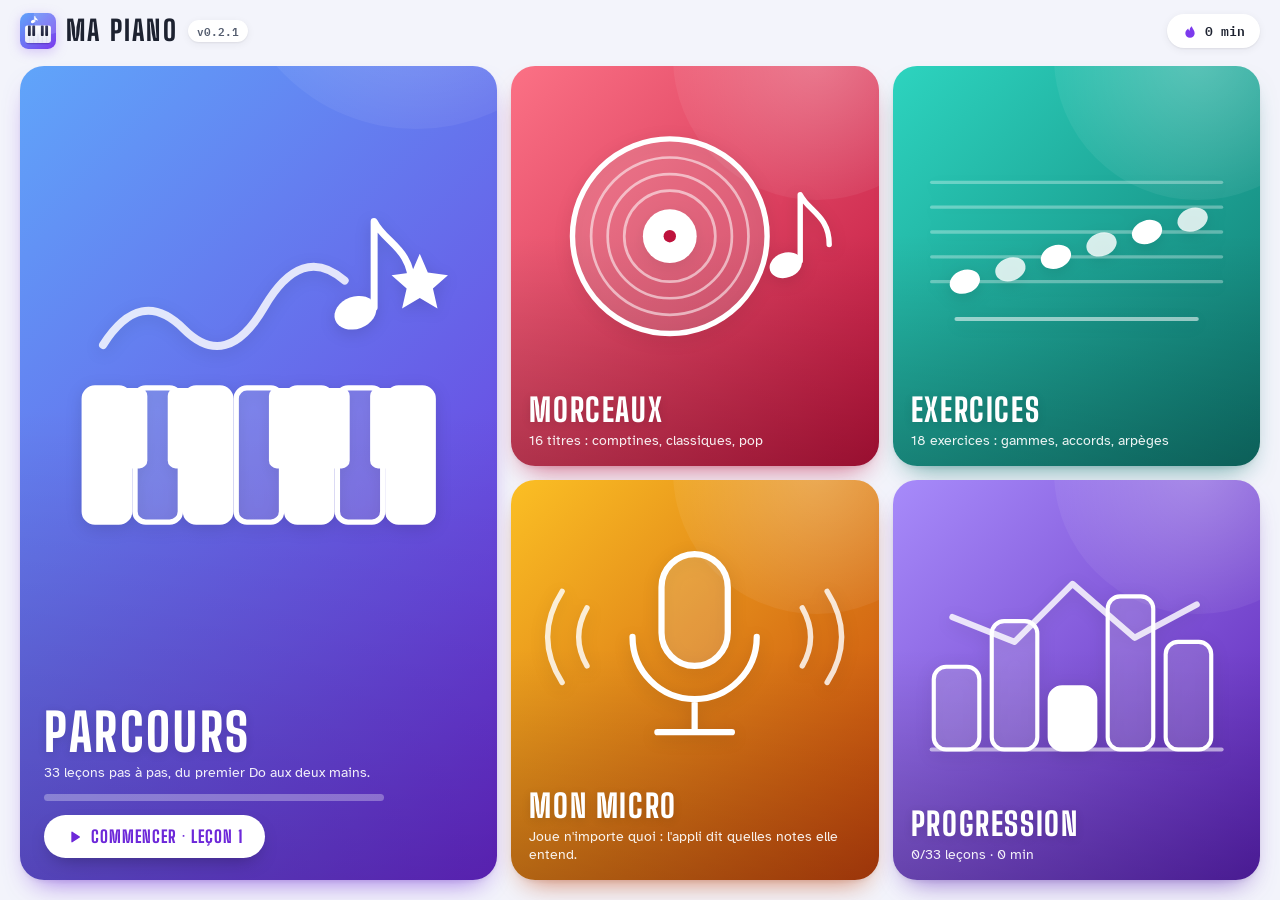
<file: index.html>
<!doctype html>
<html lang="fr">
<head>
<meta charset="utf-8">
<meta name="viewport" content="width=device-width, initial-scale=1, viewport-fit=cover">
<title>Ma Piano</title>
<meta name="description" content="Apprendre le piano : l'appli écoute ton piano et te dit si tu joues juste. Parcours progressif, exercices et morceaux connus.">
<meta name="theme-color" content="#f3f4fb">
<link rel="manifest" href="manifest.webmanifest" data-pwa>
<link rel="apple-touch-icon" href="icons/apple-touch-icon.png" data-pwa>
<meta name="apple-mobile-web-app-capable" content="yes">
<meta name="mobile-web-app-capable" content="yes">
<meta name="apple-mobile-web-app-title" content="Piano">
<meta name="apple-mobile-web-app-status-bar-style" content="default">
<link rel="preconnect" href="https://fonts.googleapis.com">
<link rel="preconnect" href="https://fonts.gstatic.com" crossorigin>
<link rel="stylesheet" href="https://fonts.googleapis.com/css2?family=Atkinson+Hyperlegible:ital,wght@0,400;0,700;1,400&family=Big+Shoulders+Display:wght@600;700;800&family=IBM+Plex+Mono:wght@500;600&display=swap">
<link rel="stylesheet" href="css/styles.css">
<link rel="icon" href="data:image/svg+xml,%3Csvg%20xmlns%3D%22http%3A%2F%2Fwww.w3.org%2F2000%2Fsvg%22%20viewBox%3D%220%200%20512%20512%22%3E%3Cdefs%3E%3ClinearGradient%20id%3D%22mp-fond%22%20x1%3D%220%22%20y1%3D%220%22%20x2%3D%221%22%20y2%3D%221%22%3E%3Cstop%20offset%3D%220%22%20stop-color%3D%22%2360a5fa%22%2F%3E%3Cstop%20offset%3D%221%22%20stop-color%3D%22%237c3aed%22%2F%3E%3C%2FlinearGradient%3E%3ClinearGradient%20id%3D%22mp-touche%22%20x1%3D%220%22%20y1%3D%220%22%20x2%3D%220%22%20y2%3D%221%22%3E%3Cstop%20offset%3D%220%22%20stop-color%3D%22%23fff%22%2F%3E%3Cstop%20offset%3D%221%22%20stop-color%3D%22%23e7e9f8%22%2F%3E%3C%2FlinearGradient%3E%3ClinearGradient%20id%3D%22mp-noire%22%20x1%3D%220%22%20y1%3D%220%22%20x2%3D%220%22%20y2%3D%221%22%3E%3Cstop%20offset%3D%220%22%20stop-color%3D%22%233b3f63%22%2F%3E%3Cstop%20offset%3D%221%22%20stop-color%3D%22%231d2036%22%2F%3E%3C%2FlinearGradient%3E%3CclipPath%20id%3D%22mp-forme%22%3E%3Crect%20width%3D%22512%22%20height%3D%22512%22%20rx%3D%22116%22%2F%3E%3C%2FclipPath%3E%3C%2Fdefs%3E%3Crect%20width%3D%22512%22%20height%3D%22512%22%20rx%3D%22116%22%20fill%3D%22url(%23mp-fond)%22%2F%3E%3Ccircle%20cx%3D%22420%22%20cy%3D%2270%22%20r%3D%22230%22%20fill%3D%22%23fff%22%20opacity%3D%22.14%22%20clip-path%3D%22url(%23mp-forme)%22%2F%3E%3Crect%20x%3D%2282%22%20y%3D%22196%22%20width%3D%22348%22%20height%3D%22250%22%20rx%3D%2234%22%20fill%3D%22%232a0f6b%22%20opacity%3D%22.28%22%2F%3E%3Crect%20x%3D%2272%22%20y%3D%22176%22%20width%3D%22368%22%20height%3D%22250%22%20rx%3D%2234%22%20fill%3D%22url(%23mp-touche)%22%2F%3E%3Cg%20stroke%3D%22%23c9cce6%22%20stroke-width%3D%225%22%20stroke-linecap%3D%22round%22%3E%3Cline%20x1%3D%22133%22%20y1%3D%22300%22%20x2%3D%22133%22%20y2%3D%22420%22%2F%3E%3Cline%20x1%3D%22195%22%20y1%3D%22300%22%20x2%3D%22195%22%20y2%3D%22420%22%2F%3E%3Cline%20x1%3D%22256%22%20y1%3D%22300%22%20x2%3D%22256%22%20y2%3D%22420%22%2F%3E%3Cline%20x1%3D%22317%22%20y1%3D%22300%22%20x2%3D%22317%22%20y2%3D%22420%22%2F%3E%3Cline%20x1%3D%22379%22%20y1%3D%22300%22%20x2%3D%22379%22%20y2%3D%22420%22%2F%3E%3C%2Fg%3E%3Cg%20fill%3D%22url(%23mp-noire)%22%3E%3Crect%20x%3D%22113%22%20y%3D%22176%22%20width%3D%2240%22%20height%3D%22150%22%20rx%3D%2210%22%2F%3E%3Crect%20x%3D%22175%22%20y%3D%22176%22%20width%3D%2240%22%20height%3D%22150%22%20rx%3D%2210%22%2F%3E%3Crect%20x%3D%22297%22%20y%3D%22176%22%20width%3D%2240%22%20height%3D%22150%22%20rx%3D%2210%22%2F%3E%3Crect%20x%3D%22359%22%20y%3D%22176%22%20width%3D%2240%22%20height%3D%22150%22%20rx%3D%2210%22%2F%3E%3C%2Fg%3E%3Cg%20fill%3D%22%23fff%22%3E%3Cellipse%20cx%3D%22184%22%20cy%3D%22120%22%20rx%3D%2230%22%20ry%3D%2222%22%20transform%3D%22rotate(-20%20184%20120)%22%2F%3E%3Crect%20x%3D%22206%22%20y%3D%2244%22%20width%3D%2212%22%20height%3D%2282%22%20rx%3D%226%22%2F%3E%3Cpath%20d%3D%22M206%2044c6%2026%2040%2032%2052%2066-18-12-34-14-52-14z%22%2F%3E%3C%2Fg%3E%3Crect%20x%3D%22197%22%20y%3D%22326%22%20width%3D%2256%22%20height%3D%2296%22%20rx%3D%2214%22%20fill%3D%22%23fff%22%20opacity%3D%220%22%2F%3E%3C%2Fsvg%3E">
</head>
<body>

<!-- Pictogrammes (un seul jeu de symboles, réutilisé partout) -->
<svg class="sprite" aria-hidden="true" focusable="false">
  <symbol id="i-retour" viewBox="0 0 24 24"><path d="M15 5l-7 7 7 7" fill="none" stroke="currentColor" stroke-width="2.4" stroke-linecap="round" stroke-linejoin="round"/></symbol>
  <symbol id="i-maison" viewBox="0 0 24 24"><path d="M4 11l8-7 8 7M6.5 9.5V20h11V9.5" fill="none" stroke="currentColor" stroke-width="2.2" stroke-linecap="round" stroke-linejoin="round"/></symbol>
  <symbol id="i-prec" viewBox="0 0 24 24"><path d="M14 6l-6 6 6 6" fill="none" stroke="currentColor" stroke-width="2.4" stroke-linecap="round" stroke-linejoin="round"/></symbol>
  <symbol id="i-suiv" viewBox="0 0 24 24"><path d="M10 6l6 6-6 6" fill="none" stroke="currentColor" stroke-width="2.4" stroke-linecap="round" stroke-linejoin="round"/></symbol>
  <symbol id="i-aide" viewBox="0 0 24 24"><circle cx="12" cy="12" r="9" fill="none" stroke="currentColor" stroke-width="2"/><path d="M9.6 9.4a2.5 2.5 0 1 1 3.4 2.3c-.7.3-1 .9-1 1.6v.4" fill="none" stroke="currentColor" stroke-width="2" stroke-linecap="round"/><circle cx="12" cy="17" r="1.2" fill="currentColor"/></symbol>
  <symbol id="i-reglages" viewBox="0 0 24 24"><path d="M4 7h9M17 7h3M4 17h3M11 17h9" fill="none" stroke="currentColor" stroke-width="2" stroke-linecap="round"/><circle cx="15" cy="7" r="2.2" fill="none" stroke="currentColor" stroke-width="2"/><circle cx="9" cy="17" r="2.2" fill="none" stroke="currentColor" stroke-width="2"/></symbol>
  <symbol id="i-metronome" viewBox="0 0 24 24"><path d="M8.5 3.5h7L19 21H5z" fill="none" stroke="currentColor" stroke-width="2" stroke-linejoin="round"/><path d="M12 16l5-8.5M7 16h10" fill="none" stroke="currentColor" stroke-width="2" stroke-linecap="round"/></symbol>
  <symbol id="i-reinit" viewBox="0 0 24 24"><path d="M5 12a7 7 0 1 0 2.1-5" fill="none" stroke="currentColor" stroke-width="2.2" stroke-linecap="round"/><path d="M4.5 3.5V8H9" fill="none" stroke="currentColor" stroke-width="2.2" stroke-linecap="round" stroke-linejoin="round"/></symbol>
  <symbol id="i-play" viewBox="0 0 24 24"><path d="M8 4.8v14.4c0 .8.9 1.3 1.6.8l11-7.2c.6-.4.6-1.2 0-1.6l-11-7.2c-.7-.5-1.6 0-1.6.8z" fill="currentColor"/></symbol>
  <symbol id="i-stop" viewBox="0 0 24 24"><rect x="6" y="6" width="12" height="12" rx="2" fill="currentColor"/></symbol>
  <symbol id="i-installer" viewBox="0 0 24 24"><path d="M12 3v12M7 10l5 5 5-5M5 20h14" fill="none" stroke="currentColor" stroke-width="2" stroke-linecap="round" stroke-linejoin="round"/></symbol>
  <symbol id="i-fermer" viewBox="0 0 24 24"><path d="M6 6l12 12M18 6L6 18" fill="none" stroke="currentColor" stroke-width="2.4" stroke-linecap="round"/></symbol>
  <symbol id="i-flamme" viewBox="0 0 24 24"><path d="M12 22c4 0 7-2.8 7-6.8 0-4.3-3.6-6.3-4.3-10.2-2.4 1.6-3.5 4-3.2 6.6-1.2-.6-2-1.8-2.2-3.2C7.2 10 5 12.3 5 15.2 5 19.2 8 22 12 22z" fill="currentColor"/></symbol>
  <symbol id="i-drapeau" viewBox="0 0 24 24"><path d="M6 21V4h11.5l-2.8 4.2 2.8 4.3H6" fill="none" stroke="currentColor" stroke-width="2.4" stroke-linecap="round" stroke-linejoin="round"/></symbol>
  <symbol id="i-coche" viewBox="0 0 24 24"><path d="M5 12.5l4.5 4.5L19 7.5" fill="none" stroke="currentColor" stroke-width="2.8" stroke-linecap="round" stroke-linejoin="round"/></symbol>
  <symbol id="i-micro" viewBox="0 0 24 24"><rect x="9" y="3" width="6" height="11" rx="3" fill="none" stroke="currentColor" stroke-width="2"/><path d="M5.5 11.5a6.5 6.5 0 0 0 13 0M12 18v3M8.5 21h7" fill="none" stroke="currentColor" stroke-width="2" stroke-linecap="round"/></symbol>
  <symbol id="i-ecouter" viewBox="0 0 24 24"><path d="M4 9.5h3.5L12 6v12l-4.5-3.5H4z" fill="none" stroke="currentColor" stroke-width="2" stroke-linejoin="round"/><path d="M15.5 9a4 4 0 0 1 0 6M18 6.5a7.5 7.5 0 0 1 0 11" fill="none" stroke="currentColor" stroke-width="2" stroke-linecap="round"/></symbol>
  <symbol id="i-pas" viewBox="0 0 24 24"><path d="M5 17V8l5 4-5 5zM14 7v10M19 7v10" fill="none" stroke="currentColor" stroke-width="2" stroke-linecap="round" stroke-linejoin="round"/></symbol>
  <symbol id="i-piano" viewBox="0 0 24 24"><rect x="3" y="5" width="18" height="14" rx="2.2" fill="none" stroke="currentColor" stroke-width="2"/><path d="M9 5v14M15 5v14" stroke="currentColor" stroke-width="1.6"/><rect x="7.2" y="5" width="3.2" height="8" rx=".8" fill="currentColor"/><rect x="13.6" y="5" width="3.2" height="8" rx=".8" fill="currentColor"/></symbol>
</svg>

<!-- Toute l'appli : si le téléphone est tenu droit, ce conteneur pivote d'un quart de tour -->
<div id="appli">

<!-- ================= Accueil ================= -->
<section class="ecran" id="ecran-accueil" aria-labelledby="titre-accueil">
  <header class="entete">
    <div class="marque">
      <span class="logo" aria-hidden="true">
        <!-- logo --><svg xmlns="http://www.w3.org/2000/svg" viewBox="0 0 512 512"><defs><linearGradient id="mp-fond" x1="0" y1="0" x2="1" y2="1"><stop offset="0" stop-color="#60a5fa"/><stop offset="1" stop-color="#7c3aed"/></linearGradient><linearGradient id="mp-touche" x1="0" y1="0" x2="0" y2="1"><stop offset="0" stop-color="#fff"/><stop offset="1" stop-color="#e7e9f8"/></linearGradient><linearGradient id="mp-noire" x1="0" y1="0" x2="0" y2="1"><stop offset="0" stop-color="#3b3f63"/><stop offset="1" stop-color="#1d2036"/></linearGradient><clipPath id="mp-forme"><rect width="512" height="512" rx="116"/></clipPath></defs><rect width="512" height="512" rx="116" fill="url(#mp-fond)"/><circle cx="420" cy="70" r="230" fill="#fff" opacity=".14" clip-path="url(#mp-forme)"/><rect x="82" y="196" width="348" height="250" rx="34" fill="#2a0f6b" opacity=".28"/><rect x="72" y="176" width="368" height="250" rx="34" fill="url(#mp-touche)"/><g stroke="#c9cce6" stroke-width="5" stroke-linecap="round"><line x1="133" y1="300" x2="133" y2="420"/><line x1="195" y1="300" x2="195" y2="420"/><line x1="256" y1="300" x2="256" y2="420"/><line x1="317" y1="300" x2="317" y2="420"/><line x1="379" y1="300" x2="379" y2="420"/></g><g fill="url(#mp-noire)"><rect x="113" y="176" width="40" height="150" rx="10"/><rect x="175" y="176" width="40" height="150" rx="10"/><rect x="297" y="176" width="40" height="150" rx="10"/><rect x="359" y="176" width="40" height="150" rx="10"/></g><g fill="#fff"><ellipse cx="184" cy="120" rx="30" ry="22" transform="rotate(-20 184 120)"/><rect x="206" y="44" width="12" height="82" rx="6"/><path d="M206 44c6 26 40 32 52 66-18-12-34-14-52-14z"/></g><rect x="197" y="326" width="56" height="96" rx="14" fill="#fff" opacity="0"/></svg><!-- /logo -->
      </span>
      <h1 id="titre-accueil" class="mot">Ma Piano</h1>
      <span class="version" id="version"></span>
    </div>
    <div class="entete-droite">
      <a class="pastille-stat a-travailler" href="#/progression" id="pastille-travail" hidden>
        <svg class="ico" aria-hidden="true"><use href="#i-drapeau"/></svg><span><b id="travail-n">0</b><span class="pt-lbl"> à travailler</span></span>
      </a>
      <a class="pastille-stat reprendre" href="#/" id="reprendre" hidden>
        <svg class="ico" aria-hidden="true"><use href="#i-play"/></svg><span id="reprendre-texte"></span>
      </a>
      <a class="pastille-stat" href="#/progression" id="stat-jour" title="Ma progression">
        <svg class="ico" aria-hidden="true"><use href="#i-flamme"/></svg><span id="streak-text">0 min</span>
      </a>
      <button class="btn-plat" id="btn-installer" type="button" hidden>
        <svg class="ico" aria-hidden="true"><use href="#i-installer"/></svg>Installer
      </button>
    </div>
  </header>

  <div class="accueil-grille">
    <div class="carte-cat grande c-parcours">
      <div class="cat-illus" id="illus-parcours"></div>
      <div class="cat-texte">
        <h2><a href="#/parcours" class="carte-lien">Parcours</a></h2>
        <p id="parcours-resume">Apprends pas à pas, du premier Do au niveau avancé.</p>
        <div class="jauge fine" aria-hidden="true"><i id="parcours-jauge"></i></div>
      </div>
      <a class="cta" id="cta-continuer" href="#/parcours">
        <svg class="ico" aria-hidden="true"><use href="#i-play"/></svg><span id="cta-texte">Commencer</span>
      </a>
    </div>
    <a class="carte-cat c-morceaux" href="#/morceaux">
      <div class="cat-illus" id="illus-morceaux"></div>
      <div class="cat-texte"><h2>Morceaux</h2><p id="compte-morceaux"></p></div>
    </a>
    <a class="carte-cat c-exercices" href="#/exercices">
      <div class="cat-illus" id="illus-exercices"></div>
      <div class="cat-texte"><h2>Exercices</h2><p id="compte-exercices"></p></div>
    </a>
    <a class="carte-cat c-libre" href="#/libre">
      <div class="cat-illus" id="illus-libre"></div>
      <div class="cat-texte"><h2>Mon micro</h2><p>Joue n'importe quoi : l'appli dit quelles notes elle entend.</p></div>
    </a>
    <a class="carte-cat c-progression" href="#/progression">
      <div class="cat-illus" id="illus-progression"></div>
      <div class="cat-texte"><h2>Progression</h2><p id="compte-progression"></p></div>
    </a>
  </div>
</section>

<!-- ================= Listes (catégories, niveaux, familles) ================= -->
<section class="ecran" id="ecran-liste" hidden aria-labelledby="liste-titre">
  <header class="entete">
    <a class="rond" id="liste-retour" href="#/" aria-label="Retour">
      <svg class="ico" aria-hidden="true"><use href="#i-retour"/></svg>
    </a>
    <div class="entete-titres">
      <p class="surtitre" id="liste-sur"></p>
      <h1 id="liste-titre"></h1>
    </div>
    <div class="entete-droite">
      <div class="sauts" id="liste-sauts" role="group" aria-label="Aller au niveau"></div>
      <a class="rond" href="#/" aria-label="Accueil"><svg class="ico" aria-hidden="true"><use href="#i-maison"/></svg></a>
    </div>
  </header>
  <div class="liste-corps" id="liste-corps"></div>
</section>

<!-- ================= Mon micro : ce que l'appli entend ================= -->
<section class="ecran ecran-libre" id="ecran-libre" hidden aria-labelledby="libre-titre">
  <header class="entete">
    <a class="rond" href="#/" aria-label="Retour"><svg class="ico" aria-hidden="true"><use href="#i-retour"/></svg></a>
    <div class="entete-titres">
      <p class="surtitre">Test de l'écoute</p>
      <h1 id="libre-titre">Mon micro</h1>
    </div>
    <div class="entete-droite">
      <a class="rond" href="#/" aria-label="Accueil"><svg class="ico" aria-hidden="true"><use href="#i-maison"/></svg></a>
    </div>
  </header>
  <div class="libre-corps">
    <div class="libre-gauche">
      <button class="btn-plat accent gros" id="libre-micro" type="button">
        <svg class="ico" aria-hidden="true"><use href="#i-micro"/></svg><span>Activer le micro</span>
      </button>
      <div class="libre-note" id="libre-note" aria-live="polite">—</div>
      <div class="libre-sous" id="libre-sous">Pose le téléphone près du piano, puis joue une note.</div>
      <div class="niveau-micro" aria-hidden="true"><i id="libre-niveau"></i></div>
      <label class="libre-sens">Sensibilité
        <input type="range" id="libre-sens" min="0.6" max="1.8" step="0.05" value="1" aria-label="Sensibilité du micro">
        <span id="libre-sens-val">normale</span>
      </label>
    </div>
    <div class="libre-droite">
      <div id="libre-clavier"></div>
      <p class="muted small">Les touches s'allument quand l'appli entend la note. Astuce : pose le téléphone sur le pupitre, l'écran vers toi.</p>
    </div>
  </div>
</section>

<!-- ================= Lecteur ================= -->
<section class="ecran ecran-jouer" id="ecran-jouer" hidden aria-labelledby="j-titre">
  <header class="barre-jeu">
    <a class="rond" id="j-retour" href="#/" aria-label="Retour à la liste">
      <svg class="ico" aria-hidden="true"><use href="#i-retour"/></svg>
    </a>
    <div class="j-nav">
      <a class="rond petit" id="j-prec" href="#/" aria-label="Précédent"><svg class="ico" aria-hidden="true"><use href="#i-prec"/></svg></a>
      <div class="j-titres">
        <p class="surtitre" id="j-sur"></p>
        <h1 id="j-titre"></h1>
      </div>
      <a class="rond petit" id="j-suiv" href="#/" aria-label="Suivant"><svg class="ico" aria-hidden="true"><use href="#i-suiv"/></svg></a>
    </div>
    <div class="j-droite">
      <div class="statut-seg" role="group" aria-label="Où j'en suis">
        <button class="statut-btn travail" id="st-travail" type="button" aria-pressed="false" title="À travailler">
          <svg class="ico" aria-hidden="true"><use href="#i-drapeau"/></svg><span>À travailler</span>
        </button>
        <button class="statut-btn acquis" id="st-acquis" type="button" aria-pressed="false" title="Acquis">
          <svg class="ico" aria-hidden="true"><use href="#i-coche"/></svg><span>Acquis</span>
        </button>
      </div>
      <button class="rond" id="j-aide" type="button" aria-label="Explications" aria-haspopup="dialog">
        <svg class="ico" aria-hidden="true"><use href="#i-aide"/></svg>
      </button>
      <button class="rond" id="j-reglages" type="button" aria-label="Réglages" aria-haspopup="dialog">
        <svg class="ico" aria-hidden="true"><use href="#i-reglages"/></svg>
      </button>
    </div>
  </header>

  <div class="sections-bar" id="sections-bar" hidden></div>

  <main class="zone-jeu">
    <div class="papier" id="papier">
      <div class="score-zone" id="score-zone"></div>
      <div class="retour-jeu" id="retour-jeu" hidden aria-live="polite"></div>
      <div class="count-overlay" id="count-overlay" hidden aria-live="assertive"><span></span></div>
      <div class="bilan" id="bilan" hidden>
        <div class="bilan-boite">
          <div class="bilan-etoiles" id="bilan-etoiles" aria-hidden="true"></div>
          <h2 id="bilan-titre">Bravo !</h2>
          <p id="bilan-texte"></p>
          <div class="rang-boutons">
            <button class="btn-plat" id="bilan-encore" type="button">Recommencer</button>
            <a class="btn-plat accent" id="bilan-suite" href="#/">Suivant</a>
          </div>
        </div>
      </div>
    </div>
    <div class="zone-clavier" id="zone-clavier"></div>
  </main>

  <footer class="barre-transport">
    <div class="seg modes" id="modes" role="group" aria-label="Façon de jouer">
      <button class="seg-btn actif" data-mode="attente" type="button" aria-pressed="true" title="L'appli attend que tu joues chaque note">
        <svg class="ico" aria-hidden="true"><use href="#i-pas"/></svg><span>Pas à pas</span>
      </button>
      <button class="seg-btn" data-mode="tempo" type="button" aria-pressed="false" title="Avec le métronome : chaque note au bon moment">
        <svg class="ico" aria-hidden="true"><use href="#i-metronome"/></svg><span>À tempo</span>
      </button>
      <button class="seg-btn" data-mode="demo" type="button" aria-pressed="false" title="Écouter le morceau">
        <svg class="ico" aria-hidden="true"><use href="#i-ecouter"/></svg><span>Écouter</span>
      </button>
    </div>
    <button class="bascule micro" id="btn-micro" type="button" aria-pressed="false" aria-label="Micro" title="Écoute de ton piano">
      <svg class="ico" aria-hidden="true"><use href="#i-micro"/></svg><span id="micro-etat">Micro</span>
    </button>
    <div class="t-tempo" id="t-tempo" role="group" aria-label="Tempo">
      <button class="rond petit" id="tempo-moins" type="button" aria-label="Ralentir">−</button>
      <div class="bpm-aff"><output id="bpm-val" for="bpm">80</output><span>BPM</span></div>
      <button class="rond petit" id="tempo-plus" type="button" aria-label="Accélérer">+</button>
      <input type="range" id="bpm" min="30" max="200" value="80" aria-label="Tempo en battements par minute">
      <button class="rond petit" id="tempo-reset" type="button" aria-label="Revenir au tempo conseillé" title="Tempo conseillé">
        <svg class="ico" aria-hidden="true"><use href="#i-reinit"/></svg>
      </button>
    </div>
    <button class="lecture" id="btn-play" type="button" aria-label="Commencer">
      <svg class="ico" aria-hidden="true"><use id="play-ico" href="#i-play"/></svg>
    </button>
  </footer>
</section>

<div class="toast" id="toast" role="status" aria-live="polite" hidden></div>
<div class="voile" id="voile" hidden></div>

<!-- ================= Volet : explications ================= -->
<aside class="volet" id="volet-aide" hidden role="dialog" aria-modal="true" aria-labelledby="aide-titre">
  <header class="volet-tete">
    <h2 id="aide-titre">Explications</h2>
    <button class="rond petit" type="button" data-fermer aria-label="Fermer"><svg class="ico" aria-hidden="true"><use href="#i-fermer"/></svg></button>
  </header>
  <div class="volet-corps">
    <div id="aide-corps" class="texte"></div>
    <h3>Comment ça marche</h3>
    <div class="texte">
      <ul>
        <li><b>Pas à pas</b> : joue la ou les notes en couleur. L'appli t'écoute et passe à la suite quand c'est juste.</li>
        <li><b>À tempo</b> : le métronome bat, la partition avance, chaque note doit tomber au bon moment. Un score à la fin.</li>
        <li><b>Écouter</b> : l'appli joue le morceau pour que tu l'entendes d'abord.</li>
        <li>Les couleurs : <span class="pastille-main d">main droite</span> <span class="pastille-main g">main gauche</span>. Le chiffre sur la note ou la touche est le doigt (1 = pouce).</li>
        <li>Pas de micro ? Joue sur les touches de l'écran.</li>
      </ul>
    </div>
  </div>
</aside>

<!-- ================= Volet : réglages ================= -->
<aside class="volet" id="volet-reglages" hidden role="dialog" aria-modal="true" aria-labelledby="reglages-titre">
  <header class="volet-tete">
    <h2 id="reglages-titre">Réglages</h2>
    <button class="rond petit" type="button" data-fermer aria-label="Fermer"><svg class="ico" aria-hidden="true"><use href="#i-fermer"/></svg></button>
  </header>
  <div class="volet-corps">
    <h3>Écoute du piano</h3>
    <label class="ligne-reglage"><span>Sensibilité du micro</span>
      <select id="opt-sens" class="choix">
        <option value="0.7">Faible (pièce bruyante)</option>
        <option value="1" selected>Normale</option>
        <option value="1.4">Élevée (piano doux, micro loin)</option>
      </select>
    </label>
    <div class="ligne-reglage"><span>Tu joues dans un endroit calme ? Teste l'écoute :</span>
      <a class="btn-plat" href="#/libre">Mon micro</a></div>

    <h3>Jouer</h3>
    <label class="inter"><span>Recommencer quand c'est fini</span><input type="checkbox" id="opt-loop" role="switch"><i></i></label>
    <label class="inter"><span>Métronome en mode « À tempo »</span><input type="checkbox" id="opt-click" role="switch" checked><i></i></label>
    <label class="ligne-reglage"><span>Précision du rythme</span>
      <select id="opt-tol" class="choix">
        <option value="0.75">Stricte</option>
        <option value="1" selected>Normale</option>
        <option value="1.5">Souple</option>
      </select>
    </label>
    <label class="inter"><span>Noms des notes sur le clavier</span><input type="checkbox" id="opt-noms" role="switch" checked><i></i></label>

    <h3>Tempo</h3>
    <div class="rang-boutons">
      <button class="btn-plat" id="btn-half" type="button">÷2</button>
      <button class="btn-plat" id="btn-double" type="button">×2</button>
    </div>

    <h3>Son</h3>
    <label class="ligne-reglage"><span>Volume du piano</span>
      <input type="range" id="opt-vol" min="0.2" max="1" step="0.05" value="0.8" aria-label="Volume du piano de l'appli"></label>

    <p class="muted small credit">Sons : piano de synthèse créé dans l'appli, rien à télécharger. Symboles de partition : police <i>Noto Music</i> (SIL Open Font License).</p>
    <p class="muted small" id="version-detail"></p>
  </div>
</aside>

<!-- Installation : proposée au premier démarrage -->
<div class="modal" id="install-modal" hidden role="dialog" aria-modal="true" aria-labelledby="install-titre">
  <div class="modal-box install-box">
    <img class="install-icone" src="icons/icone-192.png" width="84" height="84" alt="">
    <div class="install-texte">
      <h2 id="install-titre">Installe Ma Piano</h2>
      <p>Une icône sur ton écran d'accueil, l'appli en plein écran et à l'horizontale, et elle marche même sans connexion.</p>
      <ol class="etapes" id="install-ios" hidden>
        <li>Touche le bouton <b>Partager</b> de Safari (le carré avec une flèche vers le haut).</li>
        <li>Choisis <b>Sur l'écran d'accueil</b>, puis <b>Ajouter</b>.</li>
      </ol>
      <p class="muted small" id="install-autre" hidden>Ouvre le menu du navigateur (⋮) et choisis <b>Installer l'application</b> ou <b>Ajouter à l'écran d'accueil</b>.</p>
      <div class="rang-boutons">
        <button class="btn-plat accent" id="install-oui" type="button" hidden>Installer</button>
        <button class="btn-plat" id="install-non" type="button">Plus tard</button>
      </div>
    </div>
  </div>
</div>

<!-- Import MIDI : à quelle main va chaque partie du fichier -->
<div class="modal" id="import-modal" hidden role="dialog" aria-modal="true" aria-labelledby="import-titre">
  <div class="modal-box import-box">
    <h2 id="import-titre">Les parties du fichier</h2>
    <p class="muted small">Chant à droite, accompagnement à gauche : voix → <b>main droite</b>,
      main gauche du piano → <b>main gauche</b>, main droite du piano → <b>ignorer</b>.</p>
    <ul class="import-parties" id="import-parties"></ul>
    <div class="rang-boutons">
      <button class="btn-plat accent" id="import-oui" type="button">Importer</button>
      <button class="btn-plat" id="import-non" type="button">Annuler</button>
    </div>
  </div>
</div>

</div><!-- /appli -->

<script type="module" src="js/app.js"></script>
</body>
</html>
</file>
<file: css/styles.css>
/* =====================================================================
   Ma Piano — interface en écrans, pensée pour l'horizontale.
   Thème clair et coloré : fond gris très pâle, cartes en dégradés vifs (une
   couleur par catégorie, par niveau, par famille), cartes blanches ombrées
   pour les exercices. La partition est une feuille blanche, lue de loin.
   Titres : Big Shoulders — Texte : Atkinson Hyperlegible — Chiffres : IBM Plex Mono.
   ===================================================================== */
:root{
  --fond:#f3f4fb;
  --surface:#ffffff;
  --surface-2:#eef0f5;
  --surface-3:#dde1ea;
  --bord:#e6e9ef;
  --texte:#1d2230;
  --texte-2:#535c6e;     /* 6,6:1 sur le fond */
  --texte-3:#667085;     /* 4,8:1 sur le fond */
  --ton-1:#60a5fa;       /* dégradé d'action : orange → rose */
  --ton-2:#7c3aed;
  --ton-texte:#6d28d9;   /* la couleur d'action, lisible en petit sur fond clair */
  --laiton:#f59e0b;
  --corail:#e5484d;      /* lecture en cours */
  --vert:#10b981;
  --papier:#fffdf9;
  --encre:#1d2230;
  --encre-2:#5d6474;
  --ombre-s:0 1px 2px rgba(22,28,45,.07), 0 2px 8px rgba(22,28,45,.06);
  --ombre:0 2px 4px rgba(22,28,45,.05), 0 14px 30px -14px rgba(22,28,45,.28);
  /* couleurs des illustrations (redéfinies selon la carte) */
  --ill-1:var(--ton-2); --ill-2:var(--ton-1); --ill-3:#7c3aed;
  --ill-fond:#eef2ff; --ill-trait:#e3e6ee; --ill-txt:#fff;

  --f-titre:'Big Shoulders Display', Oswald, Impact, 'Arial Narrow', sans-serif;
  --f-texte:'Atkinson Hyperlegible', system-ui, -apple-system, 'Segoe UI', Roboto, sans-serif;
  --f-chiffres:'IBM Plex Mono', ui-monospace, Menlo, Consolas, monospace;

  --r-carte:24px;
  --r:14px;
  --gout:20px;           /* marge latérale */
  --haut-entete:62px;
  --haut-transport:74px;
  --sur-g:env(safe-area-inset-left, 0px);
  --sur-d:env(safe-area-inset-right, 0px);
  --sur-h:env(safe-area-inset-top, 0px);
  --sur-b:env(safe-area-inset-bottom, 0px);
}
*{box-sizing:border-box}
html,body{margin:0;padding:0;height:100%}
body{
  background:var(--fond);color:var(--texte);
  font:15px/1.55 var(--f-texte);
  -webkit-font-smoothing:antialiased;
  overflow:hidden;                    /* chaque écran gère son propre défilement */
  -webkit-tap-highlight-color:transparent;
}
h1,h2,h3,h4{margin:0;line-height:1.05;font-family:var(--f-titre);font-weight:800;letter-spacing:.02em;text-wrap:balance}
p{margin:.5em 0}
a{color:inherit;text-decoration:none}
b,strong{font-weight:700}
.muted{color:var(--texte-2)}
.small{font-size:13px}
.hidden,[hidden]{display:none !important}
.sprite{position:absolute;width:0;height:0;overflow:hidden}
.ico{width:20px;height:20px;flex:0 0 20px;fill:currentColor}
:focus-visible{outline:3px solid #6366f1;outline-offset:3px;border-radius:10px}

/* ====== écrans ======
 * #appli est le conteneur de référence : toutes les adaptations à la taille (@container appli)
 * se règlent sur sa taille réelle, qu'il soit à plat ou pivoté (téléphone tenu droit). */
#appli{position:fixed;inset:0;container:appli / size}
.ecran{
  position:fixed;inset:0;display:flex;flex-direction:column;
  padding:var(--sur-h) var(--sur-d) var(--sur-b) var(--sur-g);
  animation:entree .22s ease-out;
}
@keyframes entree{from{opacity:0;transform:translateY(6px)}to{opacity:1;transform:none}}

/* ====== en-têtes ====== */
.entete{flex:0 0 var(--haut-entete);display:flex;align-items:center;gap:14px;padding:0 var(--gout)}
.entete-titres{flex:1 0 auto;min-width:0;max-width:58%}
.entete-titres h1{font-size:30px;text-transform:uppercase;white-space:nowrap;overflow:hidden;text-overflow:ellipsis}
.entete-droite{margin-left:auto;display:flex;align-items:center;gap:10px}
.surtitre{
  margin:0 0 2px;font:700 12px/1.2 var(--f-titre);letter-spacing:.16em;text-transform:uppercase;color:var(--ton-texte);
  white-space:nowrap;overflow:hidden;text-overflow:ellipsis;
}
.surtitre:empty{display:none}
.marque{display:flex;align-items:center;gap:10px}
.logo svg{width:36px;height:36px;display:block;filter:drop-shadow(0 3px 6px rgba(124,58,237,.25))}
.mot{font-size:28px;text-transform:uppercase;letter-spacing:.08em}
.version{padding:3px 9px;border-radius:99px;font:600 11px/1.4 var(--f-chiffres);color:var(--texte-2);background:var(--surface);box-shadow:var(--ombre-s)}
.pastille-stat{
  display:inline-flex;align-items:center;gap:7px;padding:9px 15px;border-radius:99px;
  background:var(--surface);color:var(--texte);font:600 13px/1 var(--f-chiffres);box-shadow:var(--ombre-s);
}
.pastille-stat .ico{width:16px;height:16px;flex-basis:16px;color:var(--ton-2)}
.pastille-stat:hover{box-shadow:var(--ombre)}
.pastille-stat.reprendre{color:var(--ton-texte);max-width:320px}
.pastille-stat.reprendre span{white-space:nowrap;overflow:hidden;text-overflow:ellipsis}

/* ====== boutons ====== */
.rond{
  width:44px;height:44px;flex:0 0 44px;border-radius:50%;border:none;cursor:pointer;
  display:grid;place-items:center;background:var(--surface);color:var(--texte);box-shadow:var(--ombre-s);
  font:600 22px/1 var(--f-chiffres);transition:background .15s,box-shadow .15s,opacity .15s;
}
.rond:hover{box-shadow:var(--ombre)}
.rond.petit{width:38px;height:38px;flex-basis:38px;font-size:20px}
.rond[aria-disabled="true"]{opacity:.3;pointer-events:none;box-shadow:none}
.btn-plat{
  display:inline-flex;align-items:center;gap:8px;cursor:pointer;border:none;
  padding:10px 16px;border-radius:12px;background:var(--surface-2);color:var(--texte);
  font:600 14px/1 var(--f-texte);transition:background .15s,box-shadow .15s;
}
.btn-plat:hover{background:var(--surface-3)}
.btn-plat.accent,#btn-installer{background:linear-gradient(135deg,var(--ton-1),var(--ton-2));color:#fff;box-shadow:0 8px 18px -8px rgba(124,58,237,.6)}
.btn-plat.accent:hover,#btn-installer:hover{filter:brightness(1.05)}
.btn-plat .ico{width:17px;height:17px;flex-basis:17px}
#btn-half,#btn-double,#btn-tap{font-family:var(--f-chiffres);min-width:64px;justify-content:center}

/* ====== cartes en dégradé (accueil, niveaux, familles) ====== */
.carte-cat,.tuile,.groupe-tete{
  --c1:var(--ton-1);--c2:var(--ton-2);
  position:relative;overflow:hidden;isolation:isolate;color:#fff;
  background:linear-gradient(135deg,var(--c1) 0%,var(--c2) 100%);
  box-shadow:0 14px 28px -14px color-mix(in srgb, var(--c2) 75%, transparent), 0 2px 4px rgba(22,28,45,.06);
  --ill-1:#fff; --ill-2:rgba(255,255,255,.82); --ill-3:rgba(255,255,255,.55);
  --ill-fond:rgba(255,255,255,.16); --ill-trait:rgba(255,255,255,.32); --ill-txt:var(--c2);
  transition:transform .18s ease, box-shadow .18s ease;
}
/* formes décoratives : un grand disque clair en haut, un voile sombre sous le texte */
.carte-cat::before,.tuile::before,.groupe-tete::before{
  content:"";position:absolute;z-index:-1;width:78%;aspect-ratio:1;right:-22%;top:-38%;
  border-radius:50%;background:radial-gradient(circle,rgba(255,255,255,.26),rgba(255,255,255,.06) 70%);
}
.carte-cat::after,.tuile::after,.groupe-tete::after{
  content:"";position:absolute;inset:0;z-index:-1;
  background:linear-gradient(to top,rgba(0,0,0,.2),transparent 58%);
}
a.carte-cat:hover,.carte-cat:has(.carte-lien:hover),.tuile:hover{
  transform:translateY(-3px);
  box-shadow:0 20px 34px -14px color-mix(in srgb, var(--c2) 80%, transparent), 0 2px 4px rgba(22,28,45,.06);
}
a.carte-cat:active,.tuile:active,.item-carte:active{transform:scale(.98)}

/* ====== accueil ====== */
.accueil-grille{
  flex:1;min-height:0;display:grid;gap:14px;
  grid-template-columns:1.3fr 1fr 1fr;grid-template-rows:1fr 1fr;
  padding:4px var(--gout) var(--gout);
}
.carte-cat{border-radius:var(--r-carte);display:flex;flex-direction:column;justify-content:flex-end;padding:16px 18px;min-height:0}
.carte-cat h2{font-size:32px;text-transform:uppercase;letter-spacing:.05em;text-shadow:0 2px 10px rgba(0,0,0,.12)}
.carte-cat p{margin:4px 0 0;color:rgba(255,255,255,.92);font-size:13.5px;line-height:1.35}
.cat-illus{flex:1 1 0;min-height:0;margin:0 0 8px;pointer-events:none;filter:drop-shadow(0 4px 8px rgba(0,0,0,.12))}
.cat-illus svg{width:100%;height:100%;display:block}
.cat-texte{flex:none}
.c-parcours{--c1:#60a5fa;--c2:#6d28d9}
.c-morceaux{--c1:#fb7185;--c2:#be123c}
.c-exercices{--c1:#2dd4bf;--c2:#0f766e}
.c-libre{--c1:#fbbf24;--c2:#c2410c}
.c-progression{--c1:#a78bfa;--c2:#5b21b6}
.carte-cat.grande{grid-row:1 / 3;padding:22px 24px}
.carte-cat.grande{container:carte / inline-size}
@container carte (max-width:340px){ .cta-verbe{display:none} }
.carte-cat.grande .cat-illus{margin-bottom:12px}
.carte-cat.grande h2{font-size:52px}
.carte-cat.grande .cat-texte{max-width:34ch}
.carte-lien::after{content:"";position:absolute;inset:0;z-index:1}   /* toute la carte est cliquable */
.cta{
  position:relative;z-index:2;flex:none;align-self:flex-start;margin-top:14px;
  display:inline-flex;align-items:center;gap:9px;max-width:calc(100% - 48px);
  padding:13px 22px;border-radius:99px;background:#fff;color:var(--c2);
  font:800 17px/1 var(--f-titre);letter-spacing:.06em;text-transform:uppercase;
  white-space:nowrap;overflow:hidden;text-overflow:ellipsis;
  box-shadow:0 8px 20px -8px rgba(0,0,0,.35);transition:transform .15s;
}
.cta:hover{transform:translateY(-2px)}
.cta .ico{width:16px;height:16px;flex-basis:16px}
.jauge{height:8px;border-radius:99px;background:var(--surface-3);overflow:hidden;margin-top:12px}
.jauge i{display:block;height:100%;border-radius:99px;background:linear-gradient(90deg,var(--ton-1),var(--ton-2))}
.jauge.fine{height:7px}
.carte-cat .jauge,.tuile .jauge{background:rgba(255,255,255,.3)}
.carte-cat .jauge i,.tuile .jauge i{background:#fff}

/* ====== listes : une bande qui défile de gauche à droite ====== */
.liste-corps{
  flex:1;min-height:0;overflow-x:auto;overflow-y:hidden;
  padding:6px var(--gout) calc(var(--gout) - 4px);
  scroll-snap-type:x proximity;scroll-padding-left:var(--gout);
  overscroll-behavior-x:contain;scrollbar-width:thin;scrollbar-color:var(--surface-3) transparent;
}
.liste-corps::-webkit-scrollbar{height:6px}
.liste-corps::-webkit-scrollbar-thumb{background:var(--surface-3);border-radius:6px}
.bande{display:flex;gap:14px;height:100%;width:max-content;padding-bottom:8px}
.rangee{
  --rangs:2;height:100%;display:grid;gap:14px;
  grid-auto-flow:column;grid-template-rows:repeat(var(--rangs),minmax(0,1fr));grid-auto-columns:244px;
}
.rangee.tuiles{--rangs:1;grid-auto-columns:250px}
.rangee > *,.groupe-tete,.bloc{scroll-snap-align:start}
.groupe{display:flex;gap:14px;height:100%}
.groupe-tete{
  flex:0 0 auto;min-width:124px;display:flex;flex-direction:column;justify-content:flex-end;gap:4px;
  border-radius:var(--r-carte);padding:16px;
}
.groupe-tete .g-num{font:800 64px/1 var(--f-titre);margin-bottom:auto;text-shadow:0 3px 12px rgba(0,0,0,.15)}
.groupe-tete b{font:800 21px/1.05 var(--f-titre);text-transform:uppercase;letter-spacing:.04em}
.groupe-tete span:last-child{font:600 12px var(--f-chiffres);color:rgba(255,255,255,.9)}
.sauts{display:flex;gap:6px;overflow-x:auto;scrollbar-width:none;min-width:0;padding:4px 2px}
.sauts::-webkit-scrollbar{display:none}
.entete-droite{min-width:0;flex:0 1 auto}
.sauts{flex:0 1 auto}
.groupe-tete.genre{min-width:150px}
.groupe-tete .g-illus{margin-bottom:auto;height:62px;--ill-1:#fff;--ill-2:rgba(255,255,255,.7);--ill-3:rgba(255,255,255,.85);--ill-trait:rgba(0,0,0,.18);--ill-txt:var(--c2)}
.groupe-tete .g-illus svg{height:100%;width:auto;display:block}
.groupe-tete.genre b{font-size:22px}
.chip.saut{padding:8px 12px;font-family:var(--f-chiffres);font-weight:600;letter-spacing:0}
.chip.saut::before{content:"";display:inline-block;width:8px;height:8px;border-radius:50%;background:var(--c);margin-right:6px;vertical-align:0}
@container appli (min-height:600px){ .rangee.tuiles{--rangs:2} }
@container appli (max-height:340px){ .rangee{--rangs:1} }
@container appli (min-height:620px){ .rangee{--rangs:3} }
@container appli (min-height:900px){ .rangee{--rangs:4} }

/* tuile : niveau, famille de rythmes, de rudiments */
.tuile{
  display:flex;flex-direction:column;gap:6px;border-radius:var(--r-carte);
  padding:14px 18px 18px;min-height:0;
}
.tuile .t-illus{flex:1 1 auto;min-height:56px;max-height:150px;margin:18px -4px 4px;filter:drop-shadow(0 4px 8px rgba(0,0,0,.12))}
.tuile .t-illus svg{height:100%;width:100%;display:block}
.tuile h2{font-size:27px;text-transform:uppercase;letter-spacing:.04em;text-shadow:0 2px 10px rgba(0,0,0,.12)}
.tuile p{margin:0;color:rgba(255,255,255,.92);font-size:13px;line-height:1.35}
.tuile .jauge{margin-top:auto}
.tuile .t-coin{
  position:absolute;top:12px;left:14px;padding:5px 10px;border-radius:99px;
  font:600 11.5px/1 var(--f-chiffres);color:#fff;background:rgba(255,255,255,.22);backdrop-filter:blur(4px);
}

/* carte d'un élément jouable : blanche, avec la couleur de son niveau ou de sa famille.
 * Sa mise en page dépend de sa hauteur réelle (requête de conteneur) :
 * basse → visuel à gauche, texte à droite ; haute → visuel au-dessus. Rien n'est jamais coupé. */
.item-carte{
  --c1:var(--ton-1);--c2:var(--ton-2);
  position:relative;display:block;border-radius:20px;min-height:0;overflow:hidden;
  background:var(--surface);box-shadow:var(--ombre);transition:transform .18s ease, box-shadow .18s ease;
  container-type:size;
  --ill-1:var(--c2); --ill-2:color-mix(in srgb, var(--c2) 55%, var(--c1)); --ill-3:color-mix(in srgb, var(--c2) 55%, #1d2230);
  --ill-fond:color-mix(in srgb, var(--c1) 16%, #fff); --ill-trait:color-mix(in srgb, var(--c2) 18%, #fff); --ill-txt:#fff;
}
.item-carte::before{      /* liseré coloré en haut de la carte */
  content:"";position:absolute;left:0;right:0;top:0;height:5px;background:linear-gradient(90deg,var(--c1),var(--c2));
}
.item-carte:hover{transform:translateY(-3px);box-shadow:0 4px 8px rgba(22,28,45,.06), 0 20px 34px -16px color-mix(in srgb, var(--c2) 55%, transparent)}
.i-corps{
  height:100%;padding:13px 14px 12px 12px;
  display:grid;grid-template-columns:60px minmax(0,1fr);grid-template-rows:minmax(0,1fr) auto;
  grid-template-areas:"vis texte" "bas texte";column-gap:12px;row-gap:8px;align-items:center;
}
.i-vis{
  grid-area:vis;justify-self:center;align-self:end;
  width:60px;height:46px;border-radius:13px;padding:4px 5px;display:grid;place-items:center;
  background:color-mix(in srgb, var(--c1) 12%, #fff);
}
.i-corps:not(:has(.i-bas)) .i-vis{grid-row:1 / 3;align-self:center}
.i-vis svg{width:100%;height:100%;display:block}
.i-vis text{display:none}                 /* lettres illisibles en miniature : seulement sur carte haute */
.i-vis-num{width:46px;height:46px;padding:0;background:linear-gradient(135deg,var(--c1),var(--c2));
  box-shadow:0 6px 14px -6px color-mix(in srgb, var(--c2) 80%, transparent)}
.i-num{font:800 26px/1 var(--f-titre);color:#fff}
.i-texte{grid-area:texte;min-width:0;display:flex;flex-direction:column;gap:2px}
.i-nom{
  font-weight:700;font-size:14.5px;line-height:1.2;
  display:-webkit-box;-webkit-line-clamp:3;-webkit-box-orient:vertical;overflow:hidden;
}
.i-meta{
  font-size:12.5px;color:var(--texte-2);line-height:1.25;
  display:-webkit-box;-webkit-line-clamp:2;-webkit-box-orient:vertical;overflow:hidden;
}
.i-bas{grid-area:bas;align-self:start;display:flex;flex-direction:column;align-items:center;gap:6px}
.i-tag,.item-carte .cle{
  align-self:flex-start;padding:2px 8px;border-radius:99px;margin-bottom:2px;
  font:800 10.5px/1.4 var(--f-titre);letter-spacing:.1em;text-transform:uppercase;
}
.i-tag{background:var(--c2);color:#fff}
.item-carte .cle{background:color-mix(in srgb, var(--c1) 20%, #fff);color:color-mix(in srgb, var(--c2) 80%, #000)}
/* carte haute : visuel en haut, texte dessous, niveau et tempo en bas */
@container (min-height:190px){
  .i-corps{display:flex;flex-direction:column;align-items:stretch;gap:8px;padding:16px 16px 14px}
  .i-vis{width:auto;height:auto;flex:0 1 72px;min-height:40px;align-self:stretch}
  .i-vis text{display:inline}
  .i-vis-num{width:50px;height:50px;flex:none;align-self:flex-start}
  .i-texte{flex:1;gap:3px}
  .i-nom{font-size:15.5px;-webkit-line-clamp:4}
  .i-bas{flex-direction:row;align-self:stretch;gap:8px;margin-top:auto;padding-top:4px}
  .i-bas .bpm-pastille,.i-bas .etat{margin-left:auto}
}
.niveau-points{display:inline-flex;gap:2px;flex:none}
.niveau-points i{width:6px;height:6px;border-radius:50%;background:var(--surface-3)}
.niveau-points i.on{background:var(--c2)}
.bpm-pastille{flex:none;font:600 11px/1 var(--f-chiffres);color:var(--texte-2);background:var(--surface-2);padding:4px 7px;border-radius:99px;white-space:nowrap}
@container (min-height:190px){
  .niveau-points{gap:3px}
  .niveau-points i{width:8px;height:8px}
  .bpm-pastille{font-size:11.5px;padding:5px 8px}
}
.etat{
  flex:none;width:26px;height:26px;border-radius:50%;
  display:grid;place-items:center;background:var(--surface-2);color:var(--texte-3);
}
.etat .ico{width:15px;height:15px;flex-basis:15px}
.i-vis{position:relative}
.etat.etat-vis{position:absolute;top:-8px;right:-8px;width:22px;height:22px;box-shadow:0 0 0 2.5px #fff}
.etat.etat-vis .ico{width:13px;height:13px;flex-basis:13px}
.etat-bas{display:none}
.i-corps:not(:has(.i-vis)) .etat-bas{display:grid}
@container (min-height:190px){
  .etat.etat-vis{display:none}
  .etat-bas{display:grid}
}
.etat.acquis{background:var(--vert);color:#fff;box-shadow:0 4px 10px -4px rgba(16,185,129,.7)}
.etat.travail{background:#fff1dc;color:#c2410c;box-shadow:inset 0 0 0 1.5px #fdba74}
.item-carte.a-travailler{box-shadow:inset 0 0 0 2px #fdba74, var(--ombre)}
.item-carte.faite .etat{background:var(--vert);color:#fff;box-shadow:0 4px 10px -4px rgba(16,185,129,.7)}
.item-carte.prochaine{box-shadow:inset 0 0 0 3px var(--c2), 0 18px 30px -14px color-mix(in srgb, var(--c2) 70%, transparent)}

/* ====== progression ====== */
.bloc{background:var(--surface);border-radius:var(--r-carte);padding:16px 18px;height:100%;overflow-y:auto;box-shadow:var(--ombre)}
.bloc h3{font-size:15px;letter-spacing:.12em;text-transform:uppercase;color:var(--texte-2);margin-bottom:12px}
.bloc-stats{width:320px}
.bloc-histo{width:440px;display:flex;flex-direction:column}
.bloc-histo .barres{flex:1;height:auto;min-height:90px}
.bloc-parcours{width:560px;overscroll-behavior:contain}
.niveaux{display:grid;grid-template-columns:1fr 1fr;gap:4px 18px}
.stats{display:grid;grid-template-columns:1fr 1fr;gap:10px}
.stat{display:flex;flex-direction:column;gap:2px;padding:12px 14px;border-radius:var(--r);color:#fff;background:linear-gradient(135deg,var(--c1),var(--c2))}
.stat:nth-child(1){--c1:#60a5fa;--c2:#6d28d9}
.stat:nth-child(2){--c1:#3fc3fb;--c2:#1f4fe0}
.stat:nth-child(3){--c1:#2fd6a3;--c2:#0b8f82}
.stat:nth-child(4){--c1:#a78bfa;--c2:#6425e0}
.stat-n{font:800 30px/1 var(--f-titre);font-variant-numeric:tabular-nums}
.stat span:last-child{font-size:12px;color:rgba(255,255,255,.92)}
.barres{display:flex;align-items:flex-end;gap:4px;height:110px}
.barre{flex:1;display:flex;flex-direction:column;justify-content:flex-end;align-items:center;gap:4px;height:100%}
.barre .fut{flex:1;width:100%;display:flex;align-items:flex-end;background:var(--surface-2);border-radius:6px}
.barre .fut i{width:100%;border-radius:6px;background:linear-gradient(180deg,var(--ton-1),var(--ton-2))}
.barre u{font:500 11px var(--f-chiffres);color:var(--texte-3);text-decoration:none}
.niv-bloc{margin:0 0 14px}
.niv-head{display:flex;align-items:center;gap:8px;font-size:13px;margin-bottom:8px}
.niv-head i{width:10px;height:10px;border-radius:50%}
.niv-head b{font:800 16px/1 var(--f-titre);letter-spacing:.04em}
.niv-lecons{display:flex;gap:6px;flex-wrap:wrap}
.pastille{
  position:relative;width:46px;height:46px;border-radius:13px;background:var(--surface-2);
  display:flex;flex-direction:column;align-items:center;justify-content:center;gap:1px;color:var(--texte-2);
}
.pastille:hover{background:var(--surface-3);color:var(--texte)}
.pastille span{font:800 17px/1 var(--f-titre)}
.pastille em{font:600 9.5px var(--f-chiffres);font-style:normal;color:var(--ton-texte)}
.pastille.faite{background:var(--vert);color:#fff}
.pastille.faite em{color:#fff}
.pastille .defi-ok{position:absolute;top:-3px;right:-3px;width:11px;height:11px;border-radius:50%;background:var(--laiton);box-shadow:0 0 0 2px var(--surface)}

/* ====== lecteur ====== */
.ecran-jouer{animation:none}
.barre-jeu{flex:0 0 60px;display:flex;align-items:center;gap:12px;padding:0 14px}
.j-nav{flex:1;min-width:0;display:flex;align-items:center;justify-content:center;gap:12px}
.j-titres{min-width:0;text-align:center}
.j-titres h1{font-size:26px;text-transform:uppercase;letter-spacing:.04em;white-space:nowrap;overflow:hidden;text-overflow:ellipsis}
.j-titres .surtitre{letter-spacing:.12em}
.j-titres h1.deux-lignes{white-space:normal;display:-webkit-box;-webkit-line-clamp:2;-webkit-box-orient:vertical;line-height:1.02}
.j-droite{display:flex;align-items:center;gap:8px}
/* statut de l'élément : à travailler / acquis, en un toucher */
.statut-seg{display:inline-flex;gap:3px;padding:3px;border-radius:99px;background:var(--surface);box-shadow:var(--ombre-s)}
.statut-btn{
  height:38px;min-width:38px;padding:0 10px;border:none;border-radius:99px;cursor:pointer;
  display:inline-flex;align-items:center;justify-content:center;gap:6px;
  background:transparent;color:var(--texte-3);font:700 13px/1 var(--f-titre);letter-spacing:.08em;text-transform:uppercase;
  transition:background .15s,color .15s;
}
.statut-btn .ico{width:19px;height:19px;flex-basis:19px}
.statut-btn span{display:none}
.statut-btn:hover{color:var(--texte)}
.statut-btn.travail.actif{background:#fff1dc;color:#c2410c}
.statut-btn.acquis.actif{background:var(--vert);color:#fff;box-shadow:0 6px 14px -6px rgba(16,185,129,.8)}
@container appli (min-width:1100px){ .statut-btn span{display:inline} .statut-btn{padding:0 14px} }
@container appli (max-height:500px){ .statut-btn{height:34px;min-width:34px;padding:0 8px} }
.toast{
  position:fixed;left:50%;bottom:calc(var(--haut-transport) + 16px);z-index:45;transform:translateX(-50%);
  padding:11px 18px;border-radius:99px;background:#1d2230;color:#fff;box-shadow:0 12px 26px -10px rgba(22,28,45,.6);
  font:600 14px/1.2 var(--f-texte);white-space:nowrap;pointer-events:none;animation:toast .25s ease-out;
}
@keyframes toast{from{opacity:0;transform:translate(-50%,8px)}}
.pastille-stat.a-travailler{color:#c2410c}
.pastille-stat.a-travailler .ico{color:#c2410c}
@container appli (max-width:900px){ .pt-lbl{display:none} }
/* progression : listes « à travailler » et « acquis » */
.bloc-statut{width:300px;display:flex;flex-direction:column}
.bloc-statut h3{display:flex;align-items:center;gap:8px}
.bloc-statut h3 .ico{width:18px;height:18px;flex-basis:18px}
.bloc-statut.travail h3{color:#c2410c}
.bloc-statut.acquis h3{color:#047857}
.liste-statut{list-style:none;margin:0;padding:0;display:flex;flex-direction:column;gap:6px}
.liste-statut a{display:flex;flex-direction:column;gap:1px;padding:9px 12px;border-radius:12px;background:var(--surface-2)}
.liste-statut a:hover{background:var(--surface-3)}
.ls-cat{font:700 11px/1.2 var(--f-titre);letter-spacing:.12em;text-transform:uppercase;color:var(--texte-3)}
.ls-nom{font-weight:700;font-size:14px;line-height:1.25}
.note-jeu{font:600 12.5px/1 var(--f-chiffres);padding:9px 13px;border-radius:99px;background:var(--surface);box-shadow:var(--ombre-s);white-space:nowrap}
.note-jeu.ok{color:#047857}
.note-jeu.moyen{color:#b45309}
.note-jeu.rate{color:#be123c}

.sections-bar{flex:0 0 auto;display:flex;gap:6px;padding:2px 14px 10px;overflow-x:auto;scrollbar-width:none}
.sections-bar::-webkit-scrollbar{display:none}
.chip{
  flex:0 0 auto;cursor:pointer;border:none;border-radius:99px;padding:8px 14px;
  background:var(--surface);color:var(--texte-2);box-shadow:var(--ombre-s);
  font:700 13px/1 var(--f-titre);letter-spacing:.08em;text-transform:uppercase;
}
.chip em{font:500 11px var(--f-chiffres);font-style:normal;opacity:.75;margin-left:3px}
.chip:hover{color:var(--texte)}
.chip.actif{background:linear-gradient(135deg,var(--ton-1),var(--ton-2));color:#fff;box-shadow:0 6px 14px -6px rgba(124,58,237,.7)}

.partition-zone{position:relative;flex:1;min-height:0;padding:0 14px}
.papier{
  height:100%;border-radius:20px;background:var(--papier);color:var(--encre);
  overflow:hidden;position:relative;box-shadow:var(--ombre);
}
/* --- décompte --- */
.count-overlay{
  position:absolute;inset:0 14px;display:grid;place-items:center;pointer-events:none;z-index:5;border-radius:20px;
  background:rgba(255,253,249,.74);
}
.count-overlay span{
  font:800 120px/1 var(--f-titre);animation:pop .35s ease-out;
  background:linear-gradient(135deg,var(--ton-1),var(--ton-2));-webkit-background-clip:text;background-clip:text;color:transparent;
}
@keyframes pop{from{transform:scale(1.35);opacity:0}to{transform:scale(1);opacity:1}}

/* --- barre de transport --- */
.barre-transport{flex:0 0 var(--haut-transport);display:flex;align-items:center;gap:16px;padding:0 14px}
.t-bascules{display:flex;gap:8px}
.bascule{
  width:50px;height:46px;border-radius:15px;border:none;cursor:pointer;display:grid;place-items:center;
  background:var(--surface);color:var(--texte-3);box-shadow:var(--ombre-s);transition:background .15s,color .15s;
}
.bascule:hover{color:var(--texte)}
.bascule.actif{background:linear-gradient(135deg,#dbeafe,#e9d5ff);color:var(--ton-texte)}
.bascule .ico{width:22px;height:22px;flex-basis:22px}
.t-tempo{flex:1;min-width:0;display:flex;align-items:center;gap:10px;justify-content:center}
.bpm-aff{display:flex;align-items:baseline;gap:5px;min-width:88px;justify-content:center}
.bpm-aff output{font:800 32px/1 var(--f-titre);font-variant-numeric:tabular-nums}
.bpm-aff span{font:600 11px var(--f-chiffres);color:var(--texte-3)}
.t-tempo input[type=range]{flex:1;max-width:320px;min-width:80px}
.lecture{
  width:62px;height:62px;flex:0 0 62px;border-radius:50%;border:none;cursor:pointer;
  display:grid;place-items:center;color:#fff;
  background:linear-gradient(145deg,var(--ton-1),var(--ton-2));
  box-shadow:0 10px 22px -8px rgba(124,58,237,.7);transition:transform .1s,background .15s;
}
.lecture:active{transform:scale(.94)}
.lecture .ico{width:28px;height:28px;flex-basis:28px}
.lecture.actif{background:linear-gradient(145deg,#475569,#1e293b);box-shadow:0 10px 22px -8px rgba(30,41,59,.6)}

/* curseurs */
input[type=range]{-webkit-appearance:none;appearance:none;height:28px;background:transparent;cursor:pointer;margin:0}
input[type=range]::-webkit-slider-runnable-track{height:6px;border-radius:99px;background:var(--surface-3)}
input[type=range]::-moz-range-track{height:6px;border-radius:99px;background:var(--surface-3)}
input[type=range]::-webkit-slider-thumb{-webkit-appearance:none;width:22px;height:22px;margin-top:-8px;border-radius:50%;background:var(--ton-2);border:3px solid #fff;box-shadow:0 2px 6px rgba(22,28,45,.3)}
input[type=range]::-moz-range-thumb{width:18px;height:18px;border-radius:50%;background:var(--ton-2);border:3px solid #fff;box-shadow:0 2px 6px rgba(22,28,45,.3)}

/* ====== volets (explications, réglages) ====== */
.voile{position:fixed;inset:0;z-index:40;background:rgba(22,28,45,.32);animation:fondu .18s}
@keyframes fondu{from{opacity:0}}
.volet{
  position:fixed;top:0;right:0;bottom:0;z-index:41;width:min(440px,92cqw);
  background:var(--surface);display:flex;flex-direction:column;
  padding:var(--sur-h) var(--sur-d) var(--sur-b) 0;border-radius:24px 0 0 24px;
  box-shadow:-20px 0 40px rgba(22,28,45,.18);animation:glisse .22s ease-out;
}
@keyframes glisse{from{transform:translateX(30px);opacity:0}}
.volet-tete{display:flex;align-items:center;justify-content:space-between;padding:14px 18px 6px}
.volet-tete h2{font-size:26px;text-transform:uppercase;letter-spacing:.05em}
.volet-tete .rond{box-shadow:none;background:var(--surface-2)}
.volet-corps{flex:1;overflow-y:auto;padding:4px 18px 24px;overscroll-behavior:contain}
.volet-corps h3{margin:22px 0 10px;font-size:14px;letter-spacing:.14em;text-transform:uppercase;color:var(--ton-texte)}
.volet-corps h3:first-child{margin-top:8px}
.texte h2{font-size:28px;margin:4px 0 8px}
.texte h3{margin:18px 0 6px;font-size:14px;letter-spacing:.14em;text-transform:uppercase;color:var(--ton-texte)}
.texte ul,.texte ol{padding-left:1.25em;margin:.4em 0 .8em}
.texte li{margin:.3em 0}
.objectif{background:linear-gradient(135deg,#e8f0ff,#f0e8ff);border-radius:var(--r);padding:10px 14px}
.tip,.defi{border-radius:var(--r);padding:10px 14px;margin:12px 0;font-size:14px;background:#fff6e0}
.defi{background:#ffe9ee}
.tip p,.defi p{margin:0}
.tip-lbl{display:block;font:800 11px/1.6 var(--f-titre);letter-spacing:.14em;text-transform:uppercase;color:#a15c00}
.defi .tip-lbl{color:#b0163f}
.badge{
  display:inline-block;font:600 11.5px/1.2 var(--f-chiffres);color:var(--texte-2);white-space:nowrap;
  background:var(--surface-2);border-radius:99px;padding:5px 10px;margin:0 4px 4px 0;
}
.badge.fid-origine{color:#047857;background:#dcfce9}
.badge.fid-acc{color:#a15c00;background:#fff3d6}
.lecon-fin{
  display:flex;align-items:center;gap:10px;flex-wrap:wrap;margin-top:18px;padding:12px 14px;
  border-radius:var(--r);background:var(--surface-2);
}
.lecon-fin .inter{flex:1;margin:0;padding:0;border:none}
kbd{
  display:inline-block;min-width:24px;text-align:center;background:var(--surface);
  border:1px solid var(--surface-3);border-bottom-width:3px;border-radius:7px;padding:1px 7px;font:600 12px var(--f-chiffres);color:var(--texte);
}

/* interrupteurs */
.inter{
  display:flex;align-items:center;justify-content:space-between;gap:14px;cursor:pointer;
  padding:10px 0;border-bottom:1px solid var(--bord);user-select:none;
}
.inter input{position:absolute;opacity:0;width:1px;height:1px}
.inter i{position:relative;flex:0 0 46px;height:28px;border-radius:99px;background:var(--surface-3);transition:background .15s}
.inter i::after{
  content:"";position:absolute;top:3px;left:3px;width:22px;height:22px;border-radius:50%;
  background:#fff;box-shadow:0 1px 3px rgba(22,28,45,.3);transition:transform .15s;
}
.inter input:checked + i{background:linear-gradient(135deg,var(--ton-1),var(--ton-2))}
.inter input:checked + i::after{transform:translateX(18px)}
.inter input:focus-visible + i{outline:3px solid #6366f1;outline-offset:3px}
.ligne-reglage{display:flex;align-items:center;justify-content:space-between;gap:14px;padding:10px 0;border-bottom:1px solid var(--bord)}
.choix{background:var(--surface-2);color:var(--texte);border:none;border-radius:10px;padding:8px 10px;font:inherit;font-size:14px}
.rampe{padding:10px 0;font-size:13.5px;color:var(--texte-2);border-bottom:1px solid var(--bord)}
.rampe input{
  width:54px;background:var(--surface-2);border:none;color:var(--texte);border-radius:8px;
  padding:5px 6px;font:600 13px var(--f-chiffres);text-align:right;margin:0 3px;
}
.rang-boutons{display:flex;gap:8px;flex-wrap:wrap}
.seg{display:inline-flex;background:var(--surface-2);border-radius:13px;padding:3px}
.seg-btn{border:none;background:none;color:var(--texte-2);padding:8px 16px;border-radius:10px;cursor:pointer;font:600 14px var(--f-texte)}
.seg-btn.actif{background:var(--surface);color:var(--texte);box-shadow:var(--ombre-s)}
.keys{width:100%;border-collapse:collapse;margin:10px 0 4px;font-size:13.5px}
.keys td{padding:6px 2px;border-bottom:1px solid var(--bord)}
.keys td:first-child{width:130px}
.credit{margin-top:16px}

/* ====== fenêtre (installation iPhone) ====== */
.modal{position:fixed;inset:0;background:rgba(22,28,45,.4);display:grid;place-items:center;z-index:50;padding:20px}
.modal-box{background:var(--surface);border-radius:var(--r-carte);padding:22px 24px;max-width:460px;width:100%;max-height:100%;overflow:auto;box-shadow:var(--ombre)}
.modal-box h2{font-size:28px;text-transform:uppercase}
.etapes{padding-left:1.2em;margin:12px 0}
.install-box{display:flex;gap:20px;align-items:flex-start;max-width:560px}
.install-icone{flex:none;border-radius:22px;box-shadow:0 10px 24px -10px rgba(124,58,237,.6)}
.install-texte h2{margin-bottom:4px}
.install-texte p{margin:6px 0 12px;color:var(--texte-2)}
.install-texte .rang-boutons{margin-top:6px}
.etapes li{margin:.5em 0}

/* ====== téléphone tenu droit : l'appli pivote d'elle-même ======
 * Quand le navigateur ne peut pas verrouiller l'écran à l'horizontale (iPhone, ou avant le
 * premier toucher), tout le contenu tourne d'un quart de tour : il suffit de pencher le
 * téléphone, sans aucun message. Les zones sûres (encoche) suivent la rotation. */
@media (orientation:portrait) and (pointer:coarse){
  #appli{
    position:fixed;top:0;left:0;overflow:hidden;
    width:100vh;width:100dvh;height:100vw;
    transform-origin:top left;transform:rotate(90deg) translateY(-100%);
    --sur-g:env(safe-area-inset-top, 0px);
    --sur-d:env(safe-area-inset-bottom, 0px);
    --sur-h:env(safe-area-inset-right, 0px);
    --sur-b:env(safe-area-inset-left, 0px);
  }
  /* le défilement au doigt est piloté par l'appli : pas d'aimantation qui le contrarie */
  #appli .liste-corps{scroll-snap-type:none}
}

/* ====== écrans bas (téléphone couché) ====== */
@container appli (max-height:500px){
  #appli > *{--haut-entete:54px;--haut-transport:64px;--gout:16px}
  .accueil-grille{gap:10px}
  .carte-cat{padding:12px 14px;border-radius:20px}
  .carte-cat h2{font-size:26px}
  .carte-cat p{font-size:12.5px}
  .carte-cat.grande{padding:16px 18px}
  .carte-cat.grande h2{font-size:40px}
  .cta{margin-top:10px;padding:11px 18px;font-size:15px}
  .entete-titres h1{font-size:26px}
  .barre-jeu{flex-basis:52px}
  .j-titres h1{font-size:21px}
  .rond{width:40px;height:40px;flex-basis:40px}
  .rond.petit{width:34px;height:34px;flex-basis:34px}
  .lecture{width:54px;height:54px;flex-basis:54px}
  .bpm-aff output{font-size:27px}
  .tuile h2{font-size:24px}
  .count-overlay span{font-size:96px}
}
@container appli (max-height:380px){
  .carte-cat p{display:none}
  .carte-cat.grande p{display:block}
  .sections-bar{padding-bottom:6px}
  .chip{padding:6px 11px}
}
@container appli (max-width:900px){ .pastille-stat.reprendre{max-width:230px} }
@container appli (max-width:700px){
  .t-tempo input[type=range]{display:none}
  .j-titres .surtitre{display:none}
}
@media (pointer:coarse){
  .item-carte,.tuile,.carte-cat{-webkit-user-select:none;user-select:none}
}
@media (prefers-reduced-motion:reduce){
  .pad.frappe .eclat{opacity:.5}
  *,*::before,*::after{animation:none !important;transition:none !important;scroll-behavior:auto !important}
}


/* =====================================================================
   PIANO : partition à défilement, clavier, lecteur, écran « Mon micro »
   ===================================================================== */
:root{
  --main-d:#2563eb;     /* main droite */
  --main-g:#ea580c;     /* main gauche */
  --juste:#10b981;
  --faux:#e11d48;
}
.pastille-main{display:inline-block;padding:1px 9px;border-radius:99px;color:#fff;font-weight:700;font-size:12.5px}
.pastille-main.d{background:var(--main-d)}
.pastille-main.g{background:var(--main-g)}

/* --- lecteur : partition en haut, clavier en bas --- */
.zone-jeu{flex:1;min-height:0;display:flex;flex-direction:column;gap:8px;padding:0 14px 8px}
.papier{flex:1 1 auto;min-height:0;height:auto;position:relative;overflow:hidden;border-radius:20px;background:var(--papier);box-shadow:var(--ombre)}
.score-zone{position:absolute;inset:0}
.zone-clavier{flex:0 0 clamp(62px, 23%, 130px);min-height:0;border-radius:14px;overflow:hidden;box-shadow:var(--ombre);background:#1d2036;padding:0 0 0 0}
.count-overlay{inset:0;border-radius:20px}

/* --- partition --- */
.partition{display:flex;height:100%;position:relative;color:var(--encre)}
.p-entete{flex:none;position:relative;z-index:2;background:var(--papier);box-shadow:8px 0 10px -6px rgba(253,250,240,.95)}
.p-fenetre{flex:1;position:relative;overflow:hidden}
.p-piste{position:absolute;left:0;top:0;will-change:transform}
.p-svg{display:block}
.p-svg .ligne{stroke:#9aa0ab;stroke-width:1}
.p-svg .ligne.sup{stroke:var(--encre);stroke-width:1.2}
.p-svg .barre{stroke:var(--encre);stroke-width:1.2}
.p-svg .barre.fin{stroke-width:4}
.p-svg .cle,.p-svg .alt,.p-svg .tete,.p-svg .crochet,.p-svg .point-duree{fill:var(--encre)}
.p-svg .silence{fill:#6a7080}
.p-svg .hampe{stroke:var(--encre);stroke-width:1.2}
.p-svg .liaison rect{fill:var(--encre)}
.p-svg .sig{font:800 22px var(--f-titre);fill:var(--encre)}
.p-svg .num-mesure{font:600 max(9px, calc(11px / var(--echelle, 1))) var(--f-chiffres);fill:#8a90a0}
.p-svg .doigt{font:800 max(11px, calc(11.5px / var(--echelle, 1))) var(--f-texte);fill:#535c6e}
.p-svg .sec-txt{font:800 max(10px, calc(11px / var(--echelle, 1))) var(--f-titre);letter-spacing:.06em;text-transform:uppercase;fill:#5b21b6}
.p-svg .sec-trait{stroke:var(--ton-2);stroke-width:1.2;opacity:.6}
.acc.main-D{--hc:var(--main-d)}
.acc.main-G{--hc:var(--main-g)}
.acc.actif .tete,.acc.actif .crochet,.acc.actif .alt,.acc.actif .point-duree{fill:var(--hc)}
.acc.actif .hampe{stroke:var(--hc)}
.acc.actif .doigt{fill:var(--hc)}
.acc.faite .hampe{stroke:var(--juste)}
.acc.faite .crochet,.acc.faite .alt,.acc.faite .point-duree{fill:var(--juste)}
.nt.ok .tete,.nt.ok .alt{fill:var(--juste)}
.nt.faux .tete,.nt.faux .alt{fill:var(--faux)}
.p-curseur{position:absolute;top:8%;bottom:8%;width:3px;border-radius:2px;background:rgba(124,58,237,.22);pointer-events:none;transform:translateX(-1px)}

/* --- clavier --- */
.clavier{position:relative;width:100%;height:100%;user-select:none;-webkit-user-select:none;touch-action:none}
.touche{position:absolute;cursor:pointer;-webkit-tap-highlight-color:transparent;transition:background .08s}
.touche.blanche{
  left:calc(var(--i) / var(--n) * 100%);width:calc(100% / var(--n));top:0;bottom:0;box-sizing:border-box;
  background:linear-gradient(#fff,#eceefb);border:1px solid #c3c8e0;border-top:none;border-radius:0 0 9px 9px;
  display:flex;flex-direction:column;justify-content:flex-end;align-items:center;
}
.touche.noire{
  left:calc((var(--i) - 0.3) / var(--n) * 100%);width:calc(0.6 / var(--n) * 100%);top:0;height:62%;z-index:2;
  background:linear-gradient(#444a73,#1d2036);border-radius:0 0 7px 7px;box-shadow:0 3px 5px rgba(0,0,0,.35);
}
.touche .nom{font:700 11px var(--f-texte);color:#8a90b0;padding-bottom:4px;pointer-events:none;white-space:nowrap}
.touche .nom .oct{font-style:normal;opacity:.75;margin-left:1px}
.clavier.etroit .nom .oct{display:none}
.clavier.tres-etroit .touche:not(.do) .nom{display:none}
.touche .doigt{position:absolute;top:8%;left:50%;transform:translateX(-50%);min-width:19px;height:19px;padding:0 3px;border-radius:99px;
  background:#fff;color:var(--encre);font:800 12px/19px var(--f-texte);text-align:center;pointer-events:none;box-shadow:0 1px 3px rgba(0,0,0,.25)}
.touche.noire .doigt{top:auto;bottom:10%}
.touche .doigt:empty{display:none}
.touche.cible.main-D{background:linear-gradient(#93c5fd,#3b82f6)}
.touche.cible.main-G{background:linear-gradient(#fdba74,#f97316)}
.touche.noire.cible.main-D{background:linear-gradient(#3b82f6,#1e40af)}
.touche.noire.cible.main-G{background:linear-gradient(#f97316,#9a3412)}
.touche.cible .nom{color:#fff}
.touche.entendue{box-shadow:inset 0 -14px 0 -2px rgba(124,58,237,.55)}
.touche.noire.entendue{box-shadow:0 3px 5px rgba(0,0,0,.35), inset 0 -14px 0 -2px rgba(167,139,250,.9)}
.touche.presse{transform:translateY(2px);filter:brightness(.94)}
.touche.ok{animation:juste .45s ease-out}
.touche.faux{animation:faux .5s ease-out}
@keyframes juste{0%{background:#34d399;box-shadow:0 0 14px 2px rgba(16,185,129,.8)}100%{}}
@keyframes faux{0%,30%{background:#fb7185;box-shadow:0 0 14px 2px rgba(225,29,72,.8)}100%{}}

/* --- retour pendant le jeu --- */
.retour-jeu{position:absolute;left:50%;top:10px;transform:translateX(-50%);z-index:4;max-width:92%;padding:8px 18px;border-radius:99px;
  font:700 14.5px/1.25 var(--f-texte);text-align:center;box-shadow:var(--ombre);pointer-events:none;animation:toast .2s ease-out}
.retour-jeu.ok{background:#d1fae5;color:#047857}
.retour-jeu.faux{background:#ffe4e6;color:#be123c}
.retour-jeu.info{background:#e0e7ff;color:#4338ca}

/* --- bilan --- */
.bilan{position:absolute;inset:0;z-index:6;display:grid;place-items:center;background:rgba(255,253,249,.9);animation:fondu .2s}
.bilan-boite{text-align:center;padding:10px 20px}
.bilan-etoiles{font-size:44px;letter-spacing:6px;color:#fbbf24;line-height:1;margin-bottom:4px}
.bilan-etoiles i{font-style:normal;color:#dde1ea}
.bilan-etoiles i.on{color:#fbbf24;text-shadow:0 4px 14px rgba(251,191,36,.6)}
.bilan h2{font-size:38px;text-transform:uppercase}
.bilan p{margin:4px 0 12px;color:var(--texte-2)}
.bilan .rang-boutons{justify-content:center}

/* --- transport --- */
.barre-transport{gap:12px}
.modes .seg-btn{display:inline-flex;align-items:center;gap:7px;padding:9px 13px}
.modes .seg-btn .ico{width:18px;height:18px;flex-basis:18px}
.bascule.micro{width:auto;padding:0 14px;display:inline-flex;align-items:center;gap:8px;font:700 13px var(--f-titre);letter-spacing:.08em;text-transform:uppercase;white-space:nowrap}
.bascule.micro.actif{background:linear-gradient(135deg,#d1fae5,#a7f3d0);color:#047857}
.bascule.micro.erreur{background:#ffe4e6;color:#be123c}
.bascule.micro.actif .ico{animation:souffle 1.6s ease-in-out infinite}
@keyframes souffle{50%{transform:scale(1.18)}}
.t-tempo.cache{visibility:hidden}
@container appli (max-width:860px){ .modes .seg-btn span{display:none} .modes .seg-btn{padding:9px 11px} .bascule.micro span{display:none} .bascule.micro{width:46px;padding:0;justify-content:center} }
@container appli (max-width:700px){ .t-tempo input[type=range]{display:none} }

/* --- Mon micro --- */
.libre-corps{flex:1;min-height:0;display:flex;gap:22px;padding:6px var(--gout) var(--gout);align-items:stretch}
.libre-gauche{flex:0 0 min(330px, 40%);display:flex;flex-direction:column;gap:10px;justify-content:center}
.libre-droite{flex:1;min-width:0;display:flex;flex-direction:column;gap:10px;justify-content:center}
#libre-clavier{height:clamp(120px, 42%, 220px);border-radius:16px;overflow:hidden;box-shadow:var(--ombre);background:#1d2036}
.btn-plat.gros{padding:14px 20px;font-size:15px;justify-content:center}
.libre-note{font:800 clamp(52px, 13vh, 96px)/1 var(--f-titre);text-align:center;min-height:1.05em;background:linear-gradient(135deg,var(--ton-1),var(--ton-2));-webkit-background-clip:text;background-clip:text;color:transparent}
.libre-sous{text-align:center;color:var(--texte-2);font-size:14px;min-height:2.4em}
.niveau-micro{height:10px;border-radius:99px;background:var(--surface-3);overflow:hidden}
.niveau-micro i{display:block;height:100%;width:0;border-radius:99px;background:linear-gradient(90deg,#34d399,#fbbf24,#f87171);transition:width .08s}
.libre-sens{display:flex;align-items:center;gap:10px;font-size:13.5px;color:var(--texte-2)}
.libre-sens input{flex:1;min-width:60px}
.libre-sens span{min-width:56px;font-family:var(--f-chiffres);font-size:12px}
@container appli (max-height:380px){ .libre-note{font-size:54px} .libre-sous{display:none} }

/* carte « Importer un fichier MIDI » (Mes partitions) */
.carte-import{cursor:pointer}
.carte-import .i-num{font-size:34px}
.carte-import:focus-within{outline:3px solid var(--ton-2);outline-offset:2px}

/* choix des mains à l'import MIDI */
.import-box{max-width:560px}
.import-box{padding:16px 20px}
.import-box h2{font-size:22px}
.import-parties{list-style:none;margin:10px 0 12px;padding:0;display:grid;gap:8px}
.import-parties li{display:flex;align-items:center;gap:12px;padding:6px 12px;border-radius:14px;background:var(--fond, #f3f4fa)}
.import-parties .ip-texte{flex:1;min-width:0;display:flex;flex-direction:column}
.import-parties .ip-nom{font:700 16px var(--f-texte);overflow-wrap:anywhere}
.import-parties .ip-meta{font:500 14px var(--f-texte);color:var(--texte-2)}
.import-parties select{flex:none;font:600 15px var(--f-texte);padding:8px 10px;border-radius:10px;border:1px solid rgba(124,58,237,.35);background:var(--surface);color:inherit}
</file>
